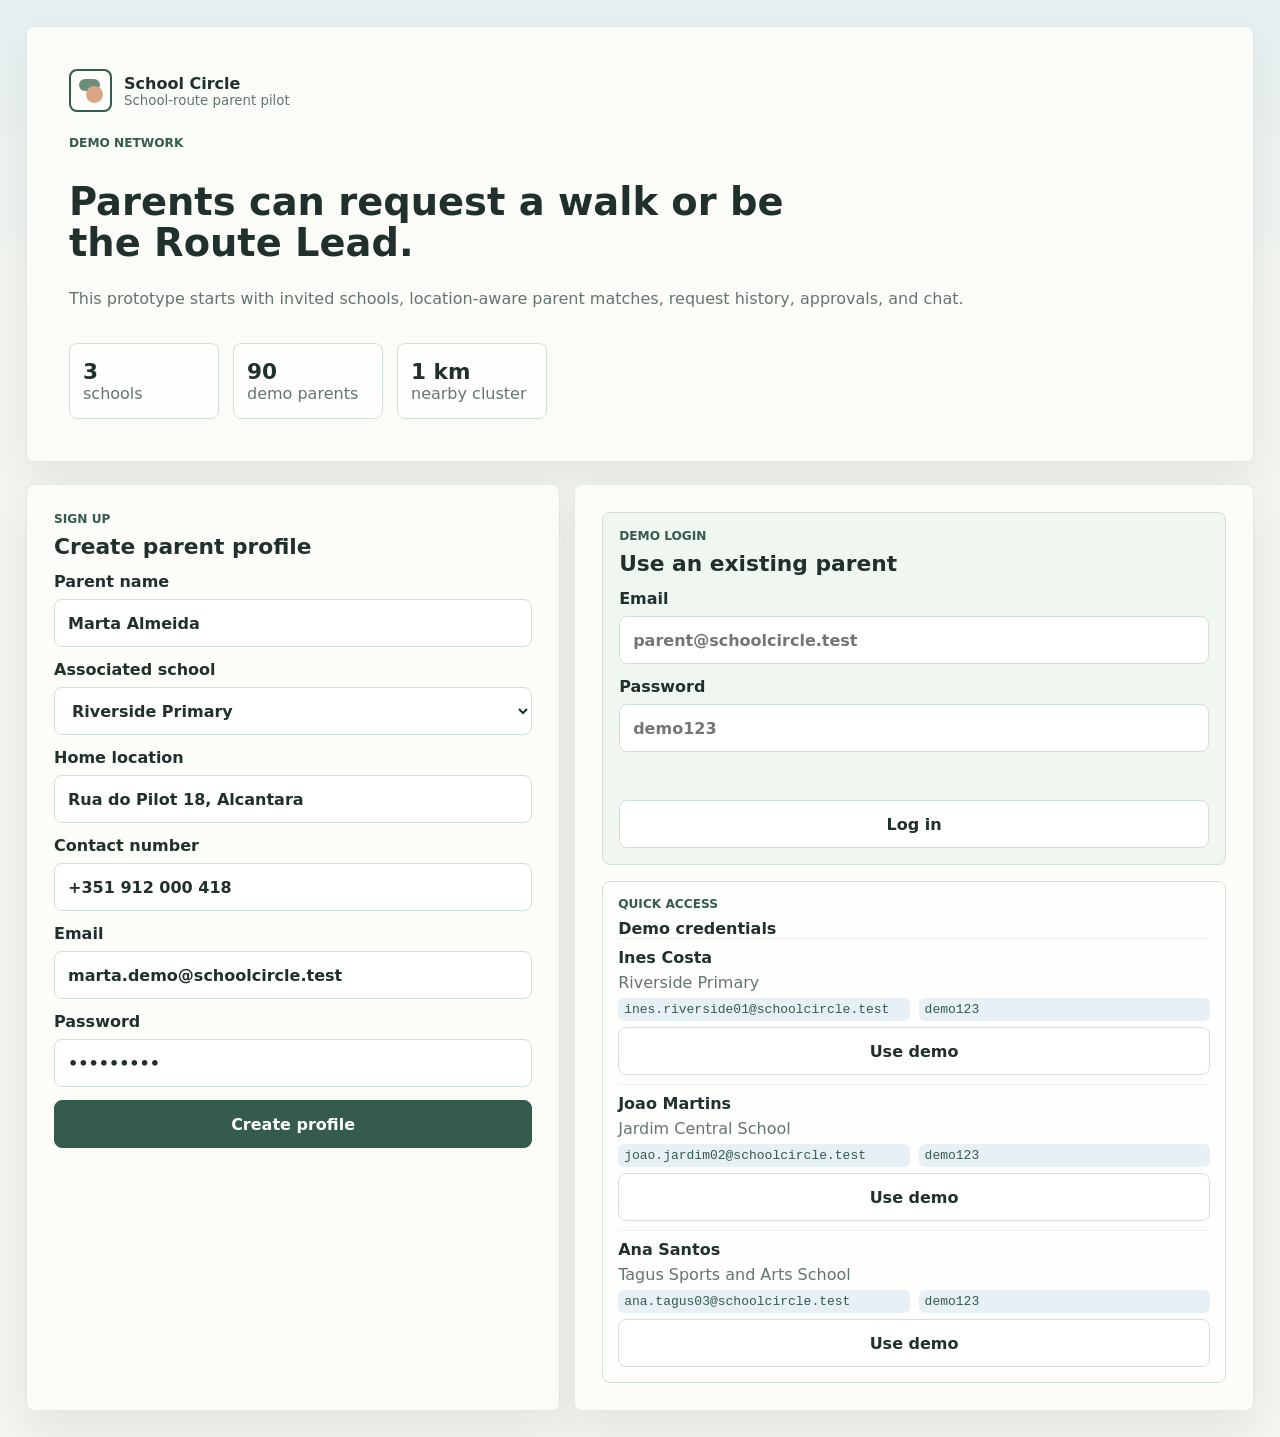
<file: index.html>
<!doctype html>
<html lang="en">
  <head>
    <meta charset="UTF-8" />
    <meta name="viewport" content="width=device-width, initial-scale=1.0" />
    <title>School Circle Sign Up</title>
    <link rel="stylesheet" href="./styles.css" />
  </head>
  <body data-page="signup">
    <main class="auth-shell">
      <section class="auth-intro">
        <a class="brand" href="./index.html" aria-label="School Circle sign up">
          <span class="brand-mark" aria-hidden="true"></span>
          <span>
            <strong>School Circle</strong>
            <small>School-route parent pilot</small>
          </span>
        </a>
        <p class="eyebrow">Demo network</p>
        <h1>Parents can request a walk or be the Route Lead.</h1>
        <p>
          This prototype starts with invited schools, location-aware parent matches, request history, approvals, and chat.
        </p>
        <div class="metric-row">
          <div><strong>3</strong><span>schools</span></div>
          <div><strong>90</strong><span>demo parents</span></div>
          <div><strong>1 km</strong><span>nearby cluster</span></div>
        </div>
      </section>

      <section class="auth-grid">
        <form class="panel form-stack" id="signup-form">
          <div class="section-head">
            <div>
              <p class="eyebrow">Sign up</p>
              <h2>Create parent profile</h2>
            </div>
          </div>
          <label>
            Parent name
            <input id="signup-name" required value="Marta Almeida" />
          </label>
          <label>
            Associated school
            <select id="signup-school" required></select>
          </label>
          <label>
            Home location
            <input id="signup-location" required value="Rua do Pilot 18, Alcantara" />
          </label>
          <label>
            Contact number
            <input id="signup-contact" required type="tel" value="+351 912 000 418" />
          </label>
          <label>
            Email
            <input id="signup-email" required type="email" value="marta.demo@schoolcircle.test" />
          </label>
          <label>
            Password
            <input id="signup-password" required type="password" value="pilotpass" minlength="6" />
          </label>
          <button class="primary-button" type="submit">Create profile</button>
        </form>

        <section class="panel auth-side">
          <form class="form-stack compact-form" id="login-form">
            <div>
              <p class="eyebrow">Demo login</p>
              <h2>Use an existing parent</h2>
            </div>
            <label>
              Email
              <input id="login-email" required type="email" placeholder="parent@schoolcircle.test" />
            </label>
            <label>
              Password
              <input id="login-password" required type="password" placeholder="demo123" />
            </label>
            <p class="form-error" id="login-error" role="alert"></p>
            <button class="secondary-button" type="submit">Log in</button>
          </form>

          <section class="credential-card">
            <div class="section-head">
              <div>
                <p class="eyebrow">Quick access</p>
                <h3>Demo credentials</h3>
              </div>
            </div>
            <div class="credential-list" id="credential-list"></div>
          </section>
        </section>
      </section>
    </main>
    <script src="./demo-data.js"></script>
    <script src="./app.js"></script>
  </body>
</html>
</file>
<file: styles.css>
:root {
  color-scheme: light;
  --ink: #20302d;
  --muted: #647571;
  --line: #d5dfd9;
  --paper: #f3f5ef;
  --panel: #fcfdf9;
  --sage: #6b8d7a;
  --sage-deep: #355a4e;
  --mint: #dfece4;
  --blue: #e3eef2;
  --peach: #f3e6d7;
  --rose: #f5dfdc;
  --shadow: 0 16px 38px rgba(32, 48, 45, 0.08);
  font-family: Inter, ui-sans-serif, system-ui, -apple-system, BlinkMacSystemFont, "Segoe UI", sans-serif;
}

* {
  box-sizing: border-box;
}

body {
  min-height: 100vh;
  margin: 0;
  background:
    linear-gradient(180deg, rgba(227, 238, 242, 0.8), rgba(243, 245, 239, 0.96) 310px),
    var(--paper);
  color: var(--ink);
}

button,
input,
select {
  font: inherit;
}

button {
  cursor: pointer;
}

p,
dl,
dd {
  margin: 0;
}

h1,
h2,
h3 {
  margin: 0;
  letter-spacing: 0;
}

h1 {
  max-width: 760px;
  font-size: clamp(1.9rem, 3vw, 3.45rem);
  line-height: 1.06;
}

h2 {
  font-size: clamp(1.18rem, 1.7vw, 1.6rem);
}

h3 {
  font-size: 1rem;
}

code {
  overflow-wrap: anywhere;
  border-radius: 6px;
  padding: 4px 6px;
  background: rgba(227, 238, 242, 0.85);
  color: var(--sage-deep);
}

.auth-shell,
.page-shell,
.header-inner {
  width: min(1360px, 100%);
  margin: 0 auto;
}

.auth-shell,
.page-shell {
  padding: 26px;
}

.auth-shell {
  display: grid;
  gap: 22px;
}

.auth-intro,
.page-title {
  display: flex;
  align-items: end;
  justify-content: space-between;
  gap: 24px;
}

.auth-intro {
  display: grid;
  min-height: 270px;
  align-content: center;
  border: 1px solid rgba(53, 90, 78, 0.12);
  border-radius: 8px;
  padding: clamp(22px, 4vw, 42px);
  background: rgba(252, 253, 249, 0.9);
  box-shadow: var(--shadow);
}

.auth-intro > p:not(.eyebrow),
.page-title > p,
.muted,
.soft-block p,
.request-card p,
.lead-card p,
.form-error {
  color: var(--muted);
  line-height: 1.5;
}

.page-title {
  margin: 8px 0 20px;
}

.page-title > p {
  max-width: 430px;
}

.brand {
  display: inline-flex;
  width: fit-content;
  align-items: center;
  gap: 12px;
  color: inherit;
  text-decoration: none;
}

.brand strong,
.brand small {
  display: block;
}

.brand small {
  color: var(--muted);
}

.brand-mark {
  position: relative;
  width: 43px;
  height: 43px;
  border: 2px solid var(--sage-deep);
  border-radius: 8px;
  background: var(--panel);
}

.brand-mark::before,
.brand-mark::after {
  position: absolute;
  content: "";
  border-radius: 999px;
}

.brand-mark::before {
  inset: 8px 10px 19px 8px;
  background: var(--sage);
}

.brand-mark::after {
  right: 7px;
  bottom: 7px;
  width: 17px;
  height: 17px;
  background: #dca581;
}

.eyebrow,
dt,
.selected-label {
  color: var(--sage-deep);
  font-size: 0.76rem;
  font-weight: 850;
  letter-spacing: 0;
  text-transform: uppercase;
}

.eyebrow {
  margin-bottom: 8px;
}

.metric-row,
.auth-grid,
.two-column,
.fact-grid,
.search-grid,
.lead-list,
.request-table {
  display: grid;
  gap: 14px;
}

.metric-row {
  grid-template-columns: repeat(3, minmax(0, 150px));
  margin-top: 8px;
}

.metric-row div,
.fact-grid div,
.soft-block,
.credential-card,
.empty-state {
  border: 1px solid var(--line);
  border-radius: 8px;
  background: rgba(255, 255, 255, 0.74);
}

.metric-row div {
  display: grid;
  min-height: 76px;
  align-content: center;
  padding: 13px;
}

.metric-row strong {
  font-size: 1.35rem;
}

.metric-row span {
  color: var(--muted);
}

.auth-grid {
  grid-template-columns: minmax(340px, 0.88fr) minmax(360px, 1.12fr);
}

.panel {
  min-width: 0;
  border: 1px solid rgba(53, 90, 78, 0.12);
  border-radius: 8px;
  padding: clamp(18px, 2.4vw, 27px);
  background: rgba(252, 253, 249, 0.93);
  box-shadow: var(--shadow);
}

.auth-side,
.summary-stack,
.request-inbox,
.booking-panel {
  display: grid;
  gap: 16px;
  align-content: start;
}

.section-head,
.request-meta,
.action-row,
.match-bar,
.chat-head,
.history-row {
  display: flex;
  align-items: center;
  justify-content: space-between;
  gap: 14px;
}

.form-stack,
label,
fieldset {
  display: grid;
  min-width: 0;
  gap: 8px;
}

.form-stack {
  align-content: start;
  gap: 13px;
}

.compact-form {
  border: 1px solid var(--line);
  border-radius: 8px;
  padding: 16px;
  background: rgba(223, 236, 228, 0.44);
}

label,
fieldset {
  border: 0;
  margin: 0;
  color: var(--ink);
  font-weight: 780;
}

fieldset {
  padding: 0;
}

legend {
  margin-bottom: 9px;
  padding: 0;
  font-weight: 780;
}

input,
select {
  width: 100%;
  min-height: 48px;
  border: 1px solid var(--line);
  border-radius: 8px;
  padding: 0 13px;
  background: #fff;
  color: var(--ink);
}

input[type="checkbox"] {
  width: 18px;
  min-height: 18px;
  margin: 0;
}

input[type="range"] {
  min-height: 28px;
  padding: 0;
  accent-color: var(--sage-deep);
}

.primary-button,
.secondary-button,
.primary-link,
.tab-button {
  display: inline-flex;
  min-height: 48px;
  align-items: center;
  justify-content: center;
  border-radius: 8px;
  padding: 0 15px;
  font-weight: 820;
  text-decoration: none;
}

.primary-button,
.primary-link,
.tab-button.active {
  border: 1px solid var(--sage-deep);
  background: var(--sage-deep);
  color: #fff;
}

.secondary-button,
.tab-button {
  border: 1px solid var(--line);
  background: #fff;
  color: var(--ink);
}

.primary-button:disabled {
  cursor: not-allowed;
  border-color: #adb9b4;
  background: #adb9b4;
}

.text-button,
.text-link {
  border: 0;
  background: transparent;
  color: var(--sage-deep);
  font-weight: 850;
}

.form-error {
  min-height: 22px;
  color: #9b463c;
}

.success-copy {
  min-height: 22px;
  color: var(--sage-deep);
  font-weight: 780;
}

.credential-card,
.soft-block {
  padding: 15px;
}

.credential-list {
  display: grid;
  gap: 9px;
}

.credential-row {
  display: grid;
  grid-template-columns: 1fr 1fr;
  gap: 6px 9px;
  border-top: 1px solid #edf1ed;
  padding-top: 9px;
}

.credential-row strong,
.credential-row span {
  grid-column: 1 / -1;
}

.credential-row button {
  grid-column: 1 / -1;
}

.credential-row span {
  color: var(--muted);
}

.app-header {
  position: sticky;
  top: 0;
  z-index: 3;
  border-bottom: 1px solid rgba(53, 90, 78, 0.12);
  background: rgba(243, 245, 239, 0.94);
  backdrop-filter: blur(12px);
}

.header-inner {
  display: flex;
  min-height: 84px;
  align-items: center;
  justify-content: space-between;
  gap: 16px;
  padding: 14px 26px;
}

.main-nav,
.user-chip,
.history-tabs {
  display: flex;
  align-items: center;
  gap: 8px;
}

.main-nav a {
  min-height: 42px;
  border: 1px solid transparent;
  border-radius: 8px;
  padding: 11px 12px;
  color: var(--ink);
  text-decoration: none;
  font-weight: 800;
}

.main-nav a.active {
  border-color: var(--line);
  background: #fff;
  color: var(--sage-deep);
}

.user-chip {
  border: 1px solid var(--line);
  border-radius: 8px;
  padding: 7px;
  background: rgba(255, 255, 255, 0.8);
}

.avatar {
  display: grid;
  width: 42px;
  height: 42px;
  flex: 0 0 auto;
  place-items: center;
  border-radius: 8px;
  background: var(--blue);
  color: var(--sage-deep);
  font-weight: 900;
}

.two-column {
  grid-template-columns: minmax(320px, 0.82fr) minmax(420px, 1.18fr);
  align-items: start;
}

.fact-grid {
  grid-template-columns: repeat(2, minmax(0, 1fr));
}

.fact-grid div {
  min-height: 90px;
  padding: 14px;
}

dd {
  margin-top: 8px;
  font-weight: 800;
  line-height: 1.35;
}

.day-grid {
  display: grid;
  grid-template-columns: repeat(4, minmax(0, 1fr));
  gap: 7px;
}

.day-grid label {
  display: flex;
  min-height: 43px;
  align-items: center;
  justify-content: center;
  gap: 7px;
  border: 1px solid var(--line);
  border-radius: 8px;
  background: #fff;
  font-size: 0.88rem;
}

.input-pair {
  display: grid;
  grid-template-columns: repeat(2, minmax(0, 1fr));
  gap: 10px;
}

.request-list,
.message-list {
  display: grid;
  gap: 10px;
}

.request-card,
.lead-card,
.chat-panel,
.history-row,
.search-grid {
  border: 1px solid var(--line);
  border-radius: 8px;
  background: rgba(255, 255, 255, 0.84);
}

.request-card,
.lead-card {
  display: grid;
  gap: 12px;
  padding: 15px;
}

.request-meta {
  align-items: start;
}

.request-meta div {
  flex: 1;
}

.request-meta p {
  margin-top: 4px;
}

.status,
.status-pill,
.selection-pill {
  display: inline-flex;
  min-height: 33px;
  align-items: center;
  border: 1px solid var(--line);
  border-radius: 999px;
  padding: 7px 10px;
  background: #fff;
  color: var(--muted);
  font-size: 0.79rem;
  font-weight: 900;
  text-transform: capitalize;
}

.status-accepted {
  border-color: rgba(53, 90, 78, 0.18);
  background: var(--mint);
  color: var(--sage-deep);
}

.status-pending {
  border-color: rgba(179, 135, 59, 0.2);
  background: var(--peach);
  color: #755023;
}

.status-rejected {
  border-color: rgba(155, 70, 60, 0.18);
  background: var(--rose);
  color: #93443d;
}

.reason {
  border-radius: 8px;
  padding: 11px;
  background: rgba(245, 223, 220, 0.7);
}

.reject-form {
  display: grid;
  flex: 1;
  grid-template-columns: minmax(160px, 1fr) auto;
  gap: 8px;
}

.chat-panel {
  min-height: 210px;
  display: grid;
  gap: 12px;
  align-content: start;
  padding: 15px;
}

.message {
  width: min(86%, 480px);
  border-radius: 8px;
  padding: 11px;
  background: var(--blue);
}

.message.mine {
  justify-self: end;
  background: var(--mint);
}

.message span {
  display: block;
  margin-top: 5px;
  color: var(--muted);
  font-size: 0.78rem;
}

.chat-form {
  display: grid;
  grid-template-columns: minmax(0, 1fr) auto;
  gap: 8px;
}

.search-panel,
.history-panel {
  display: grid;
  gap: 16px;
}

.search-grid {
  grid-template-columns: 1.1fr 1fr 1.1fr 1fr auto;
  align-items: end;
  gap: 11px;
  padding: 15px;
  background: linear-gradient(135deg, rgba(223, 236, 228, 0.64), rgba(227, 238, 242, 0.62));
}

.radius-field span {
  display: grid;
  grid-template-columns: minmax(0, 1fr) 64px;
  min-height: 48px;
  align-items: center;
  gap: 10px;
  border: 1px solid var(--line);
  border-radius: 8px;
  padding: 0 13px;
  background: #fff;
}

output {
  color: var(--sage-deep);
  font-weight: 900;
  text-align: right;
}

.lead-list {
  grid-template-columns: repeat(3, minmax(0, 1fr));
}

.lead-card.selected {
  border-color: var(--sage-deep);
  outline: 2px solid rgba(53, 90, 78, 0.15);
}

.detail-list {
  display: grid;
  gap: 8px;
}

.detail-list div {
  display: flex;
  justify-content: space-between;
  gap: 10px;
  border-top: 1px solid #edf1ed;
  padding-top: 8px;
}

.detail-list dd {
  margin-top: 0;
  text-align: right;
}

.history-tabs {
  flex-wrap: wrap;
}

.request-table {
  gap: 9px;
}

.history-row {
  display: grid;
  grid-template-columns: 1.15fr 0.62fr 1fr 0.58fr 0.75fr;
  padding: 14px;
}

.history-row p:not(.eyebrow) {
  margin-top: 5px;
  color: var(--muted);
  line-height: 1.35;
}

.empty-state {
  display: grid;
  min-height: 180px;
  align-content: center;
  gap: 8px;
  padding: 22px;
}

.empty-state p {
  color: var(--muted);
  line-height: 1.45;
}

.empty-state.compact {
  min-height: 126px;
}

@media (max-width: 1120px) {
  .header-inner,
  .page-title,
  .match-bar {
    align-items: stretch;
    flex-direction: column;
  }

  .main-nav {
    flex-wrap: wrap;
  }

  .search-grid,
  .lead-list,
  .history-row {
    grid-template-columns: 1fr;
  }
}

@media (max-width: 860px) {
  .auth-grid,
  .two-column {
    grid-template-columns: 1fr;
  }

  .auth-intro,
  .page-title {
    align-items: stretch;
  }

  .section-head,
  .action-row {
    align-items: stretch;
    flex-direction: column;
  }
}

@media (max-width: 620px) {
  .auth-shell,
  .page-shell {
    padding: 15px;
  }

  .header-inner {
    padding: 13px 15px;
  }

  .metric-row,
  .fact-grid,
  .day-grid,
  .input-pair,
  .reject-form,
  .chat-form {
    grid-template-columns: 1fr;
  }

  .credential-row {
    grid-template-columns: 1fr;
  }

  .user-chip {
    display: grid;
    grid-template-columns: 42px minmax(0, 1fr);
  }
}
</file>
